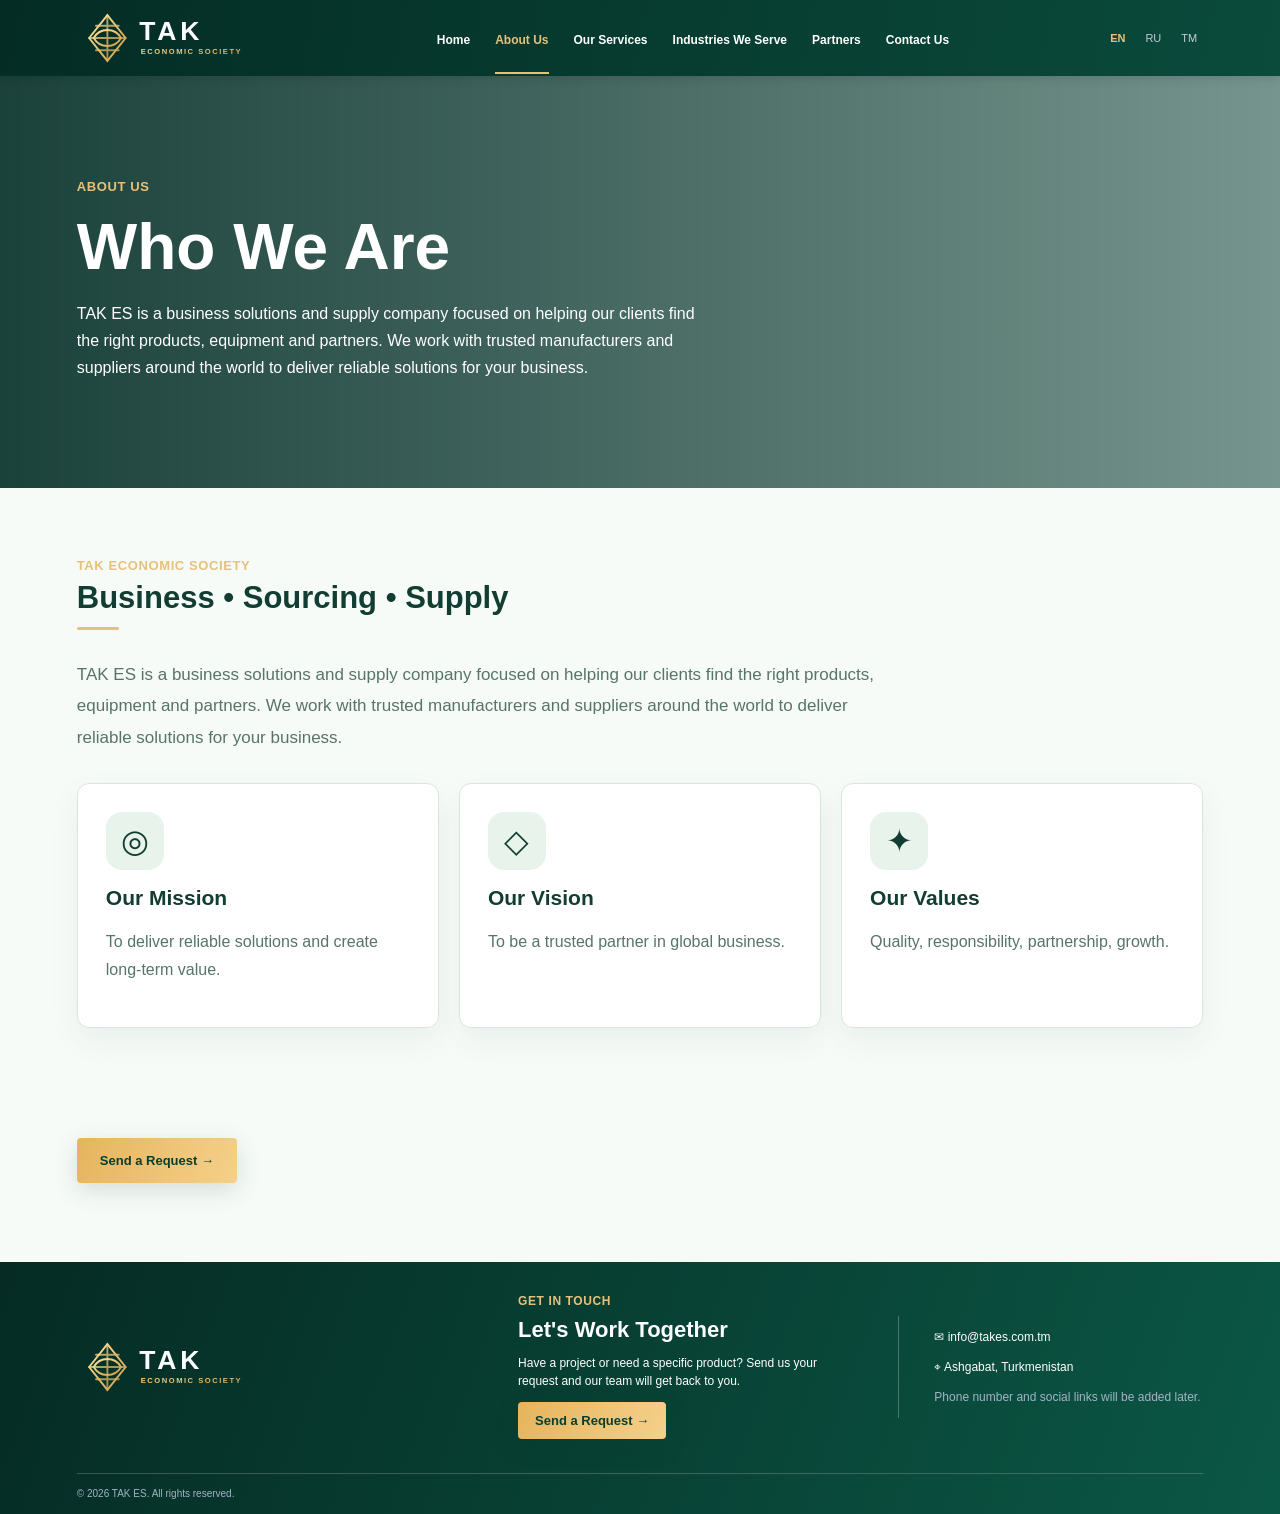
<file: about.html>
<!doctype html><html lang="en"><head><meta charset="UTF-8"><meta name="viewport" content="width=device-width,initial-scale=1"><meta name="description" content="About TAK ES — sourcing and international business solutions"><title>About Us | TAK ES</title><link rel="stylesheet" href="style.css"></head><body><header class="header"><div class="wrap nav"><a class="brand" href="index.html#home"><img class="brand-logo" src="tak-logo.svg" alt="TAK Economic Society logo"></a><button class="menu-toggle" aria-label="Toggle navigation" aria-expanded="false">☰</button><nav id="nav"><a href="index.html#home" data-i="home">Home</a><a href="about.html" class="active" data-i="about">About Us</a><a href="services.html" data-i="services">Our Services</a><a href="industries.html" data-i="industries">Industries We Serve</a><a href="partners.html" data-i="partners">Partners</a><a href="contact.html" data-i="contact">Contact Us</a></nav><div class="langs"><button data-lang="en" class="selected">EN</button><button data-lang="ru">RU</button><button data-lang="tm">TM</button></div></div></header><main><section class="about-banner"><div class="wrap"><p class="eyebrow" data-i="aboutLabel">ABOUT US</p><h1 data-i="who">Who We Are</h1><p data-i="aboutText">TAK ES is a business solutions and supply company focused on helping our clients find the right products, equipment and partners. We work with trusted manufacturers and suppliers around the world to deliver reliable solutions for your business.</p></div></section><section class="about-content"><div class="wrap"><p class="eyebrow">TAK ECONOMIC SOCIETY</p><h2>Business • Sourcing • Supply</h2><p class="intro" data-i="aboutText">TAK ES is a business solutions and supply company focused on helping our clients find the right products, equipment and partners. We work with trusted manufacturers and suppliers around the world to deliver reliable solutions for your business.</p><div class="about-cards"><article><div class="symbol">◎</div><h3 data-i="mission">Our Mission</h3><p data-i="missionText">To deliver reliable solutions and create long-term value.</p></article><article><div class="symbol">◇</div><h3 data-i="vision">Our Vision</h3><p data-i="visionText">To be a trusted partner in global business.</p></article><article><div class="symbol">✦</div><h3 data-i="values">Our Values</h3><p data-i="valuesText">Quality, responsibility, partnership, growth.</p></article></div></div></section><section class="about-cta"><div class="wrap"><a class="btn" href="contact.html" data-i="request">Send a Request →</a></div></section></main><footer id="contact"><div class="wrap footer-grid"><div class="brand"><img class="brand-logo" src="tak-logo.svg" alt="TAK Economic Society logo"></div><div><p class="eyebrow" data-i="getInTouch">GET IN TOUCH</p><h2 data-i="together">Let's Work Together</h2><p data-i="contactText">Have a project or need a specific product? Send us your request and our team will get back to you.</p><a class="btn" href="mailto:info@takes.com.tm" data-i="request">Send a Request →</a></div><div class="contact-details"><p>✉ <a href="mailto:info@takes.com.tm">info@takes.com.tm</a></p><p>⌖ Ashgabat, Turkmenistan</p><p class="muted" data-i="contactNote">Phone number and social links will be added later.</p></div></div><div class="wrap copyright">© <span id="year"></span> TAK ES. All rights reserved.</div></footer><script src="script.js"></script></body></html>
</file>
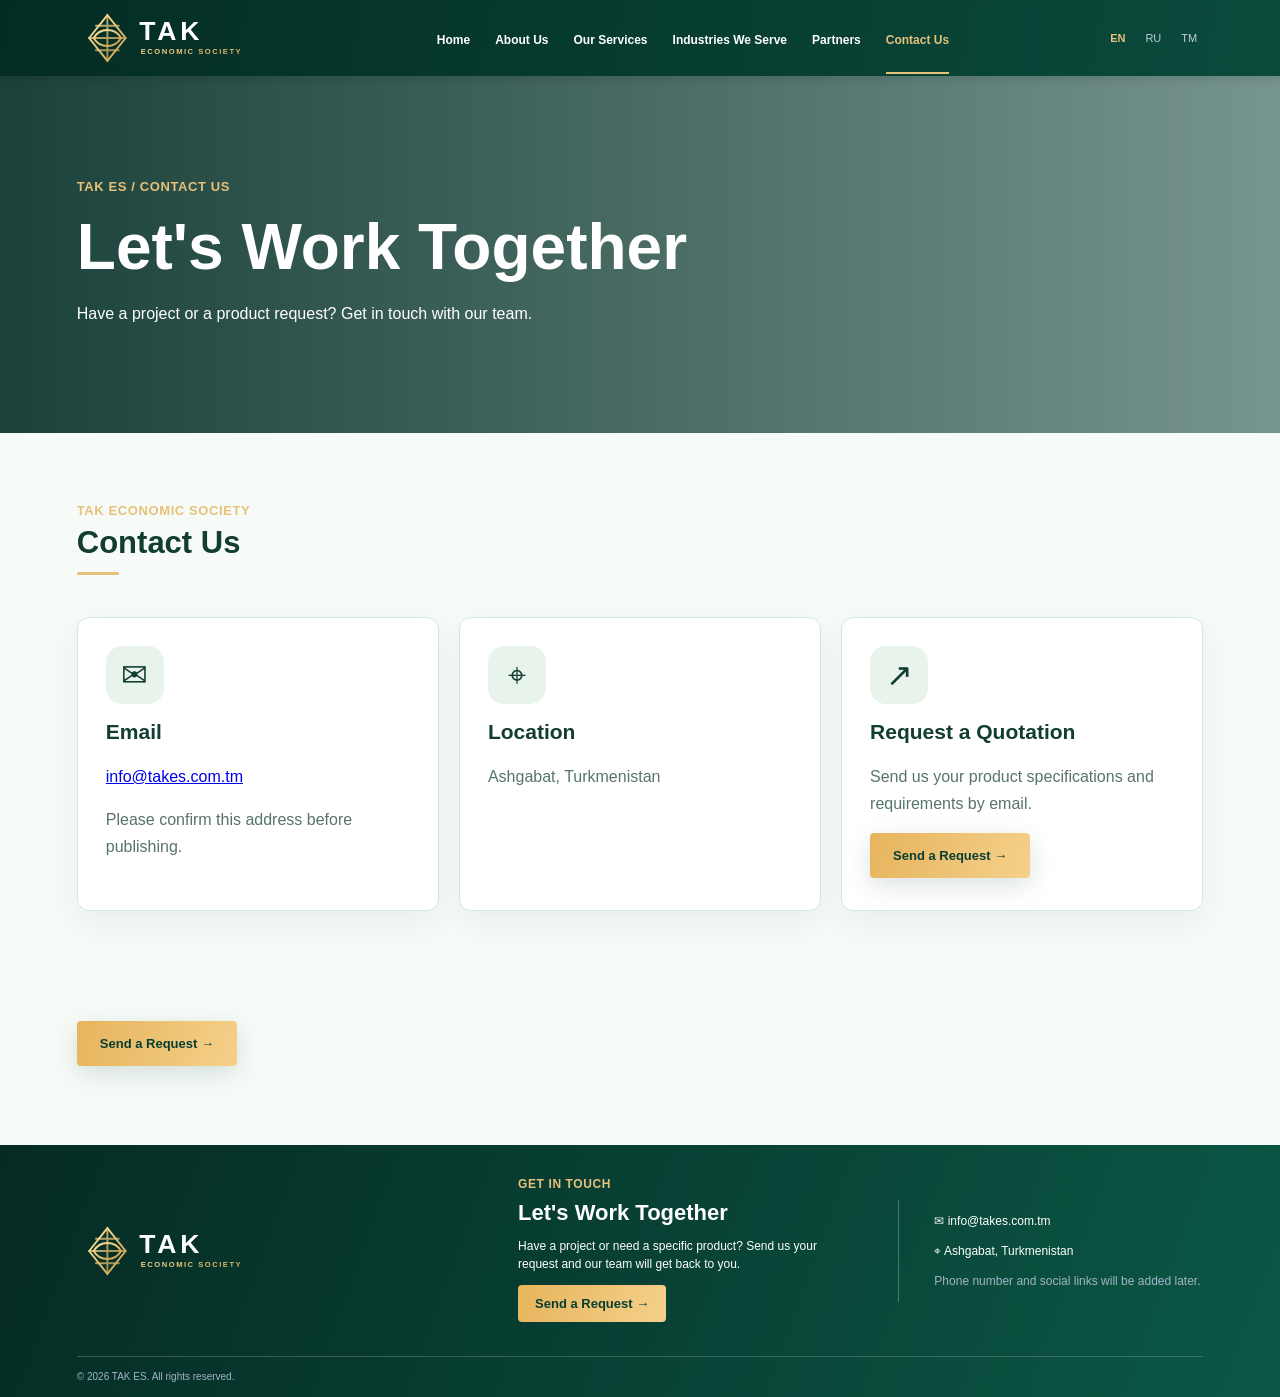
<file: contact.html>
<!doctype html><html lang="en"><head><meta charset="UTF-8"><meta name="viewport" content="width=device-width,initial-scale=1"><meta name="description" content="About TAK ES — sourcing and international business solutions"><title>Contact Us | TAK ES</title><link rel="stylesheet" href="style.css"></head><body><header class="header"><div class="wrap nav"><a class="brand" href="index.html#home"><img class="brand-logo" src="tak-logo.svg" alt="TAK Economic Society logo"></a><button class="menu-toggle" aria-label="Toggle navigation" aria-expanded="false">☰</button><nav id="nav"><a href="index.html#home" data-i="home">Home</a><a href="about.html"  data-i="about">About Us</a><a href="services.html" data-i="services">Our Services</a><a href="industries.html" data-i="industries">Industries We Serve</a><a href="partners.html" data-i="partners">Partners</a><a href="contact.html" class="active" data-i="contact">Contact Us</a></nav><div class="langs"><button data-lang="en" class="selected">EN</button><button data-lang="ru">RU</button><button data-lang="tm">TM</button></div></div></header><main><section class="about-banner"><div class="wrap"><p class="eyebrow">TAK ES / CONTACT US</p><h1>Let's Work Together</h1><p>Have a project or a product request? Get in touch with our team.</p></div></section><section class="about-content"><div class="wrap"><p class="eyebrow">TAK ECONOMIC SOCIETY</p><h2>Contact Us</h2><div class="about-cards"><article><div class="symbol">✉</div><h3>Email</h3><p><a href="mailto:info@takes.com.tm">info@takes.com.tm</a></p><p class="muted">Please confirm this address before publishing.</p></article><article><div class="symbol">⌖</div><h3>Location</h3><p>Ashgabat, Turkmenistan</p></article><article><div class="symbol">↗</div><h3>Request a Quotation</h3><p>Send us your product specifications and requirements by email.</p><a class="btn" href="mailto:info@takes.com.tm?subject=RFQ%20Request">Send a Request →</a></article></div></div></section><section class="about-cta"><div class="wrap"><a class="btn" href="contact.html" data-i="request">Send a Request →</a></div></section></main><footer id="contact"><div class="wrap footer-grid"><div class="brand"><img class="brand-logo" src="tak-logo.svg" alt="TAK Economic Society logo"></div><div><p class="eyebrow" data-i="getInTouch">GET IN TOUCH</p><h2 data-i="together">Let's Work Together</h2><p data-i="contactText">Have a project or need a specific product? Send us your request and our team will get back to you.</p><a class="btn" href="mailto:info@takes.com.tm" data-i="request">Send a Request →</a></div><div class="contact-details"><p>✉ <a href="mailto:info@takes.com.tm">info@takes.com.tm</a></p><p>⌖ Ashgabat, Turkmenistan</p><p class="muted" data-i="contactNote">Phone number and social links will be added later.</p></div></div><div class="wrap copyright">© <span id="year"></span> TAK ES. All rights reserved.</div></footer><script src="script.js"></script></body></html>
</file>
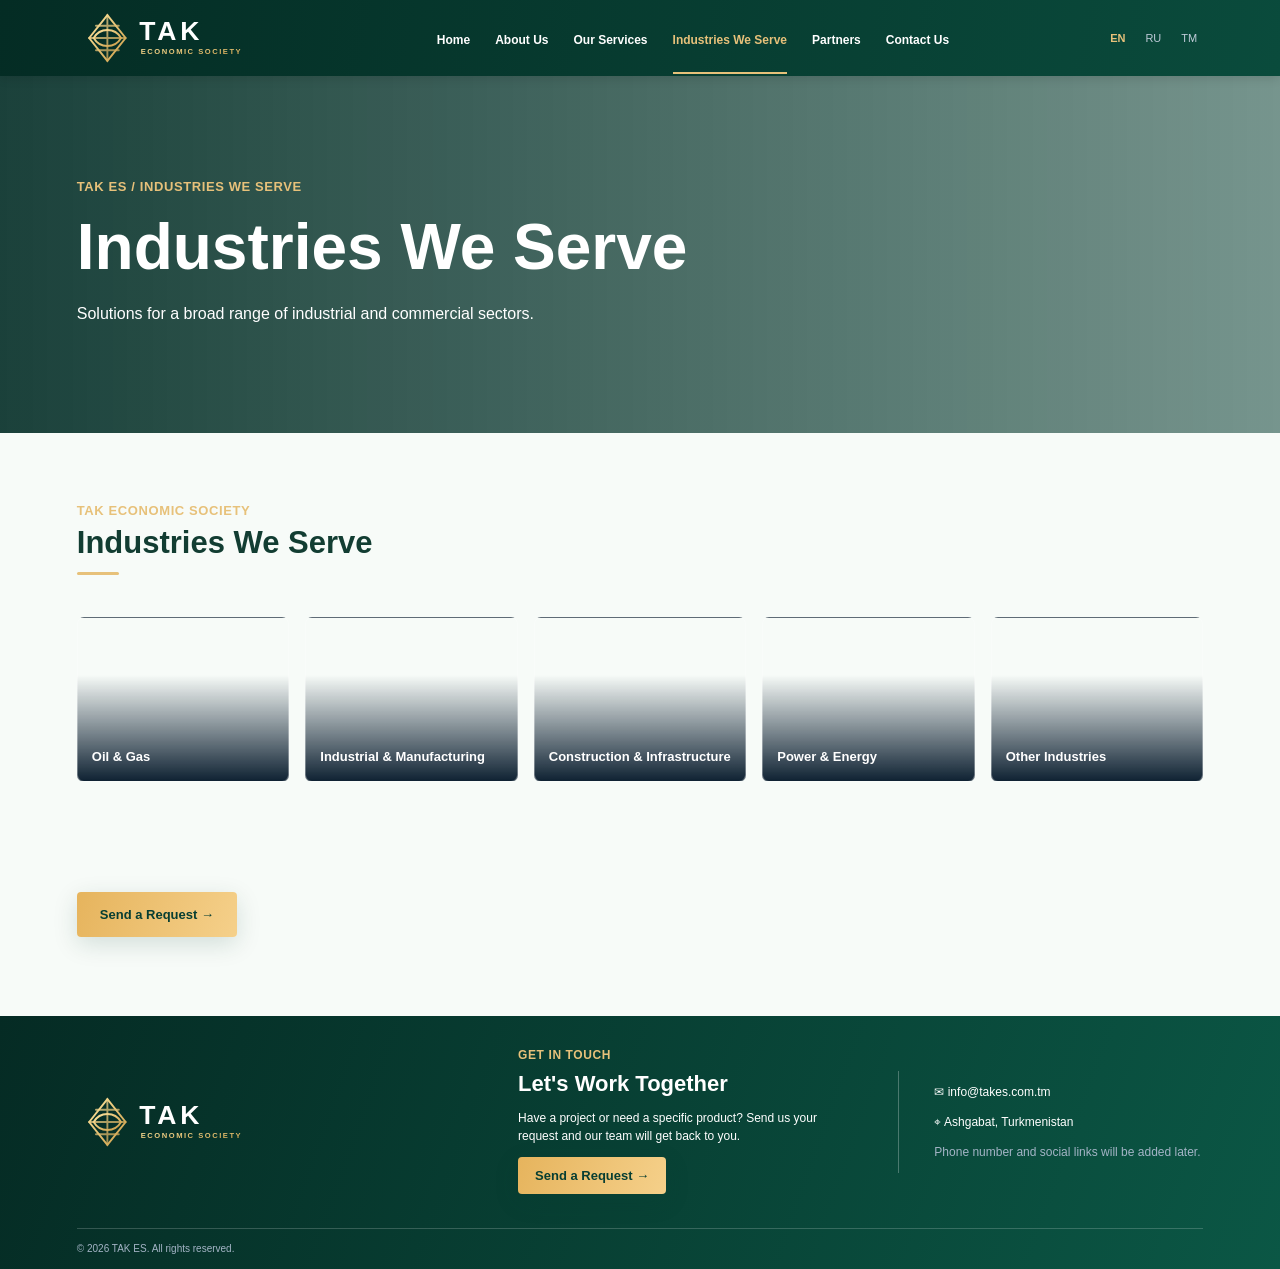
<file: industries.html>
<!doctype html><html lang="en"><head><meta charset="UTF-8"><meta name="viewport" content="width=device-width,initial-scale=1"><meta name="description" content="About TAK ES — sourcing and international business solutions"><title>Industries We Serve | TAK ES</title><link rel="stylesheet" href="style.css"></head><body><header class="header"><div class="wrap nav"><a class="brand" href="index.html#home"><img class="brand-logo" src="tak-logo.svg" alt="TAK Economic Society logo"></a><button class="menu-toggle" aria-label="Toggle navigation" aria-expanded="false">☰</button><nav id="nav"><a href="index.html#home" data-i="home">Home</a><a href="about.html"  data-i="about">About Us</a><a href="services.html" data-i="services">Our Services</a><a href="industries.html" class="active" data-i="industries">Industries We Serve</a><a href="partners.html" data-i="partners">Partners</a><a href="contact.html" data-i="contact">Contact Us</a></nav><div class="langs"><button data-lang="en" class="selected">EN</button><button data-lang="ru">RU</button><button data-lang="tm">TM</button></div></div></header><main><section class="about-banner"><div class="wrap"><p class="eyebrow">TAK ES / INDUSTRIES WE SERVE</p><h1>Industries We Serve</h1><p>Solutions for a broad range of industrial and commercial sectors.</p></div></section><section class="about-content"><div class="wrap"><p class="eyebrow">TAK ECONOMIC SOCIETY</p><h2>Industries We Serve</h2><div class="industry-grid inner-industries"><article style="--photo:url('https://images.unsplash.com/photo-1516937941344-00b4e0337589?w=800&q=80')"><span data-i="i1">Oil & Gas</span></article><article style="--photo:url('https://images.unsplash.com/photo-1565514020179-026b92b84bb6?w=800&q=80')"><span data-i="i2">Industrial & Manufacturing</span></article><article style="--photo:url('https://images.unsplash.com/photo-1486406146926-c627a92ad1ab?w=800&q=80')"><span data-i="i3">Construction & Infrastructure</span></article><article style="--photo:url('https://images.unsplash.com/photo-1473341304170-971dccb5ac1e?w=800&q=80')"><span data-i="i4">Power & Energy</span></article><article style="--photo:url('https://images.unsplash.com/photo-1586528116311-ad8dd3c8310d?w=800&q=80')"><span data-i="i5">Other Industries</span></article></div></div></section><section class="about-cta"><div class="wrap"><a class="btn" href="contact.html" data-i="request">Send a Request →</a></div></section></main><footer id="contact"><div class="wrap footer-grid"><div class="brand"><img class="brand-logo" src="tak-logo.svg" alt="TAK Economic Society logo"></div><div><p class="eyebrow" data-i="getInTouch">GET IN TOUCH</p><h2 data-i="together">Let's Work Together</h2><p data-i="contactText">Have a project or need a specific product? Send us your request and our team will get back to you.</p><a class="btn" href="mailto:info@takes.com.tm" data-i="request">Send a Request →</a></div><div class="contact-details"><p>✉ <a href="mailto:info@takes.com.tm">info@takes.com.tm</a></p><p>⌖ Ashgabat, Turkmenistan</p><p class="muted" data-i="contactNote">Phone number and social links will be added later.</p></div></div><div class="wrap copyright">© <span id="year"></span> TAK ES. All rights reserved.</div></footer><script src="script.js"></script></body></html>
</file>
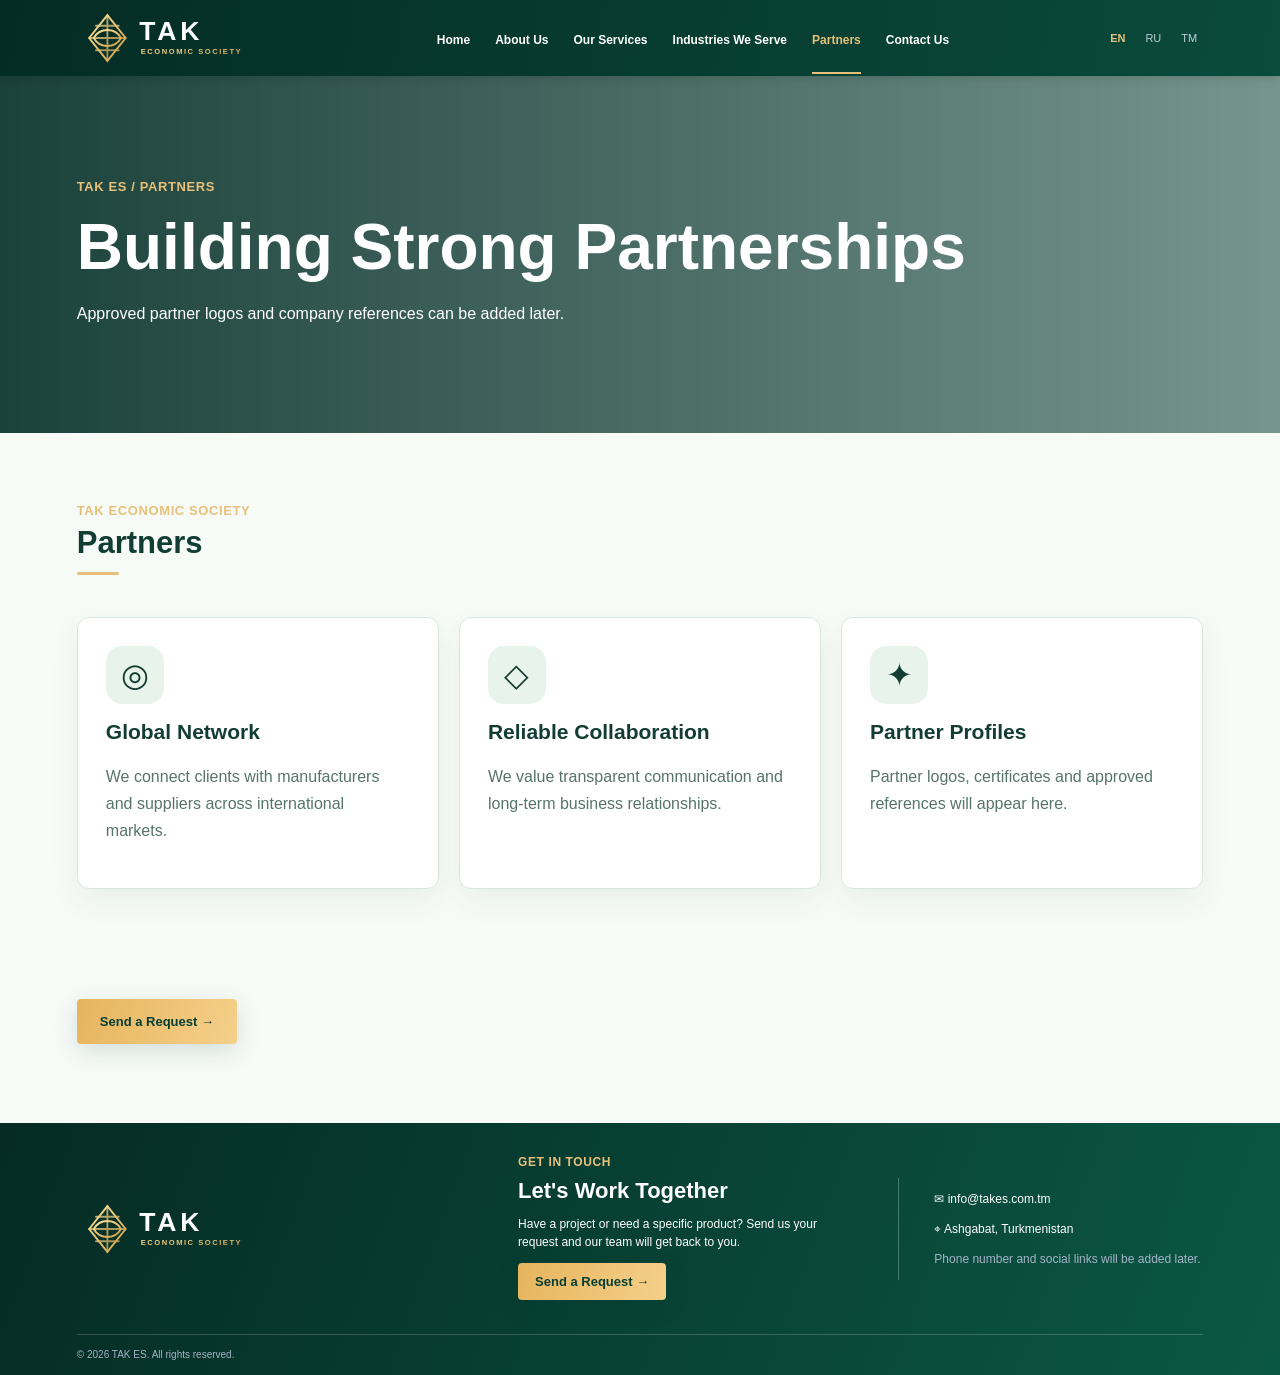
<file: partners.html>
<!doctype html><html lang="en"><head><meta charset="UTF-8"><meta name="viewport" content="width=device-width,initial-scale=1"><meta name="description" content="About TAK ES — sourcing and international business solutions"><title>Partners | TAK ES</title><link rel="stylesheet" href="style.css"></head><body><header class="header"><div class="wrap nav"><a class="brand" href="index.html#home"><img class="brand-logo" src="tak-logo.svg" alt="TAK Economic Society logo"></a><button class="menu-toggle" aria-label="Toggle navigation" aria-expanded="false">☰</button><nav id="nav"><a href="index.html#home" data-i="home">Home</a><a href="about.html"  data-i="about">About Us</a><a href="services.html" data-i="services">Our Services</a><a href="industries.html" data-i="industries">Industries We Serve</a><a href="partners.html" class="active" data-i="partners">Partners</a><a href="contact.html" data-i="contact">Contact Us</a></nav><div class="langs"><button data-lang="en" class="selected">EN</button><button data-lang="ru">RU</button><button data-lang="tm">TM</button></div></div></header><main><section class="about-banner"><div class="wrap"><p class="eyebrow">TAK ES / PARTNERS</p><h1>Building Strong Partnerships</h1><p>Approved partner logos and company references can be added later.</p></div></section><section class="about-content"><div class="wrap"><p class="eyebrow">TAK ECONOMIC SOCIETY</p><h2>Partners</h2><div class="about-cards"><article><div class="symbol">◎</div><h3>Global Network</h3><p>We connect clients with manufacturers and suppliers across international markets.</p></article><article><div class="symbol">◇</div><h3>Reliable Collaboration</h3><p>We value transparent communication and long-term business relationships.</p></article><article><div class="symbol">✦</div><h3>Partner Profiles</h3><p>Partner logos, certificates and approved references will appear here.</p></article></div></div></section><section class="about-cta"><div class="wrap"><a class="btn" href="contact.html" data-i="request">Send a Request →</a></div></section></main><footer id="contact"><div class="wrap footer-grid"><div class="brand"><img class="brand-logo" src="tak-logo.svg" alt="TAK Economic Society logo"></div><div><p class="eyebrow" data-i="getInTouch">GET IN TOUCH</p><h2 data-i="together">Let's Work Together</h2><p data-i="contactText">Have a project or need a specific product? Send us your request and our team will get back to you.</p><a class="btn" href="mailto:info@takes.com.tm" data-i="request">Send a Request →</a></div><div class="contact-details"><p>✉ <a href="mailto:info@takes.com.tm">info@takes.com.tm</a></p><p>⌖ Ashgabat, Turkmenistan</p><p class="muted" data-i="contactNote">Phone number and social links will be added later.</p></div></div><div class="wrap copyright">© <span id="year"></span> TAK ES. All rights reserved.</div></footer><script src="script.js"></script></body></html>
</file>
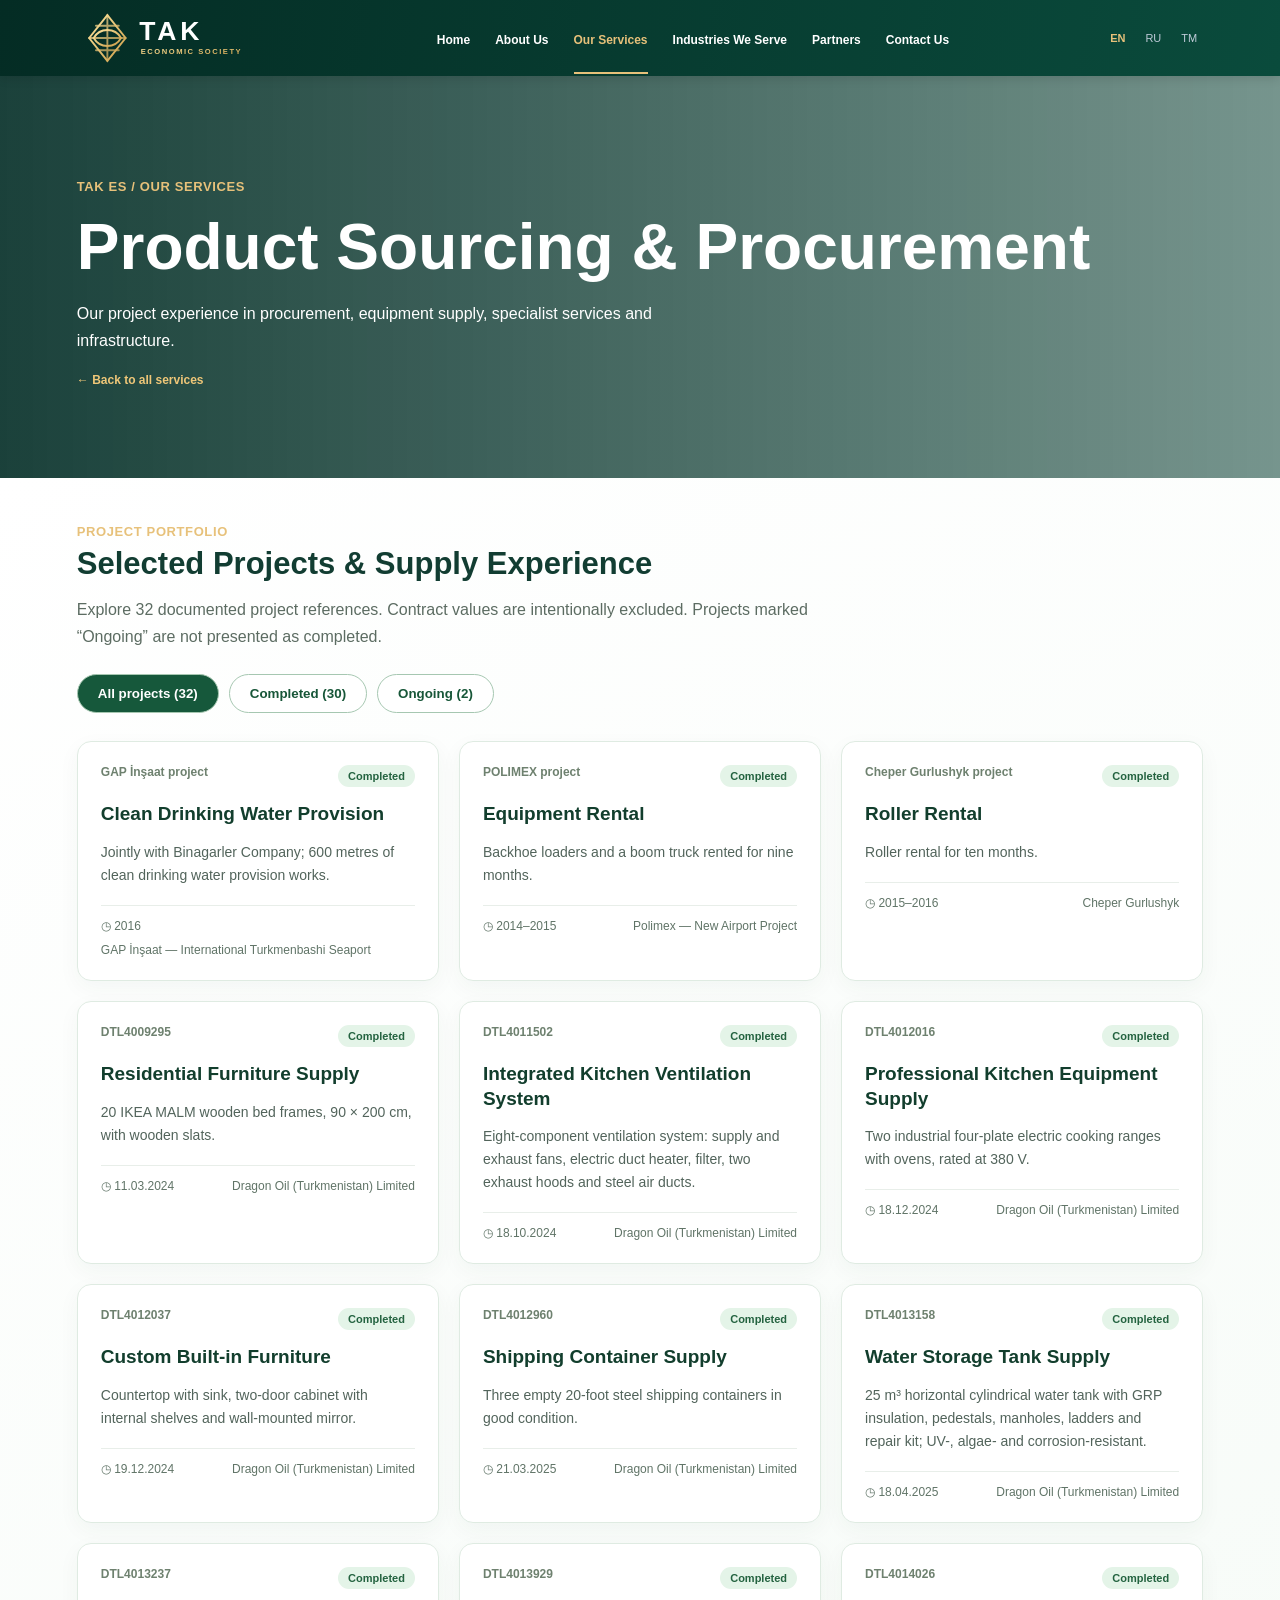
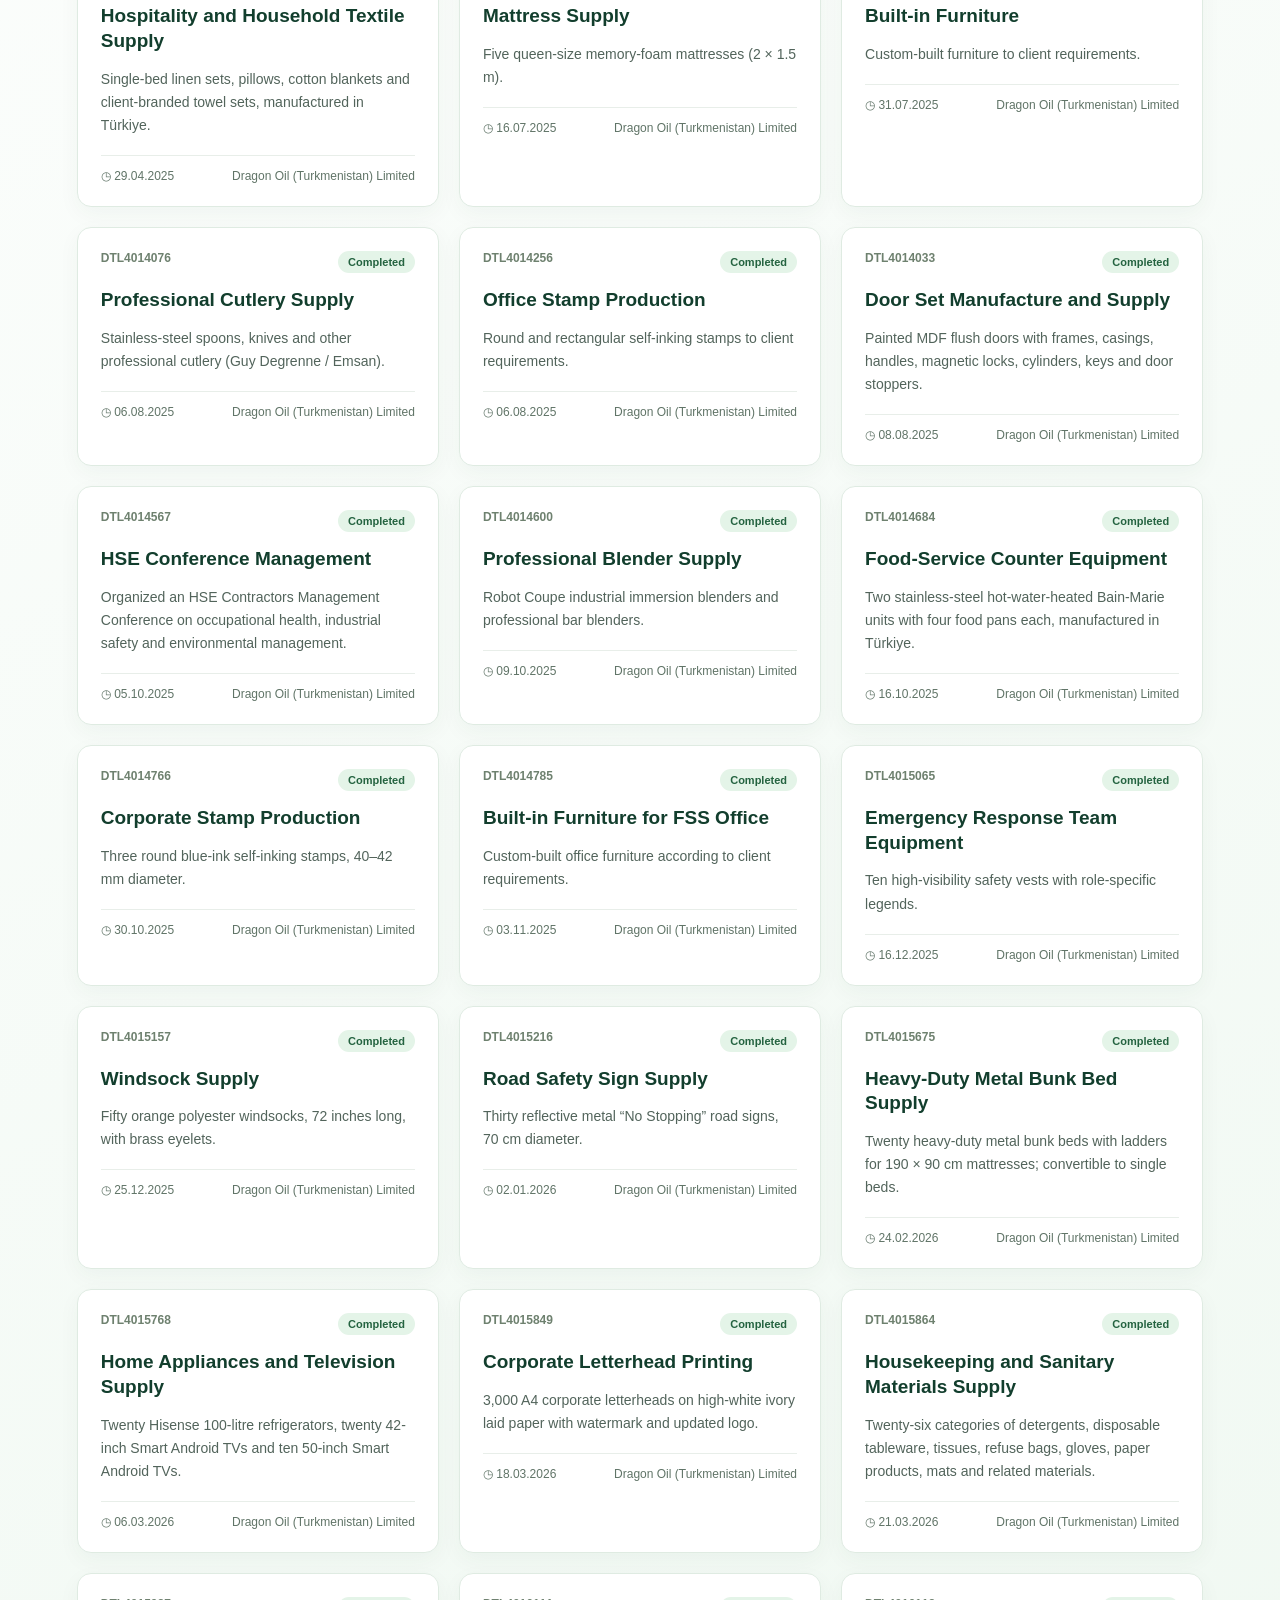
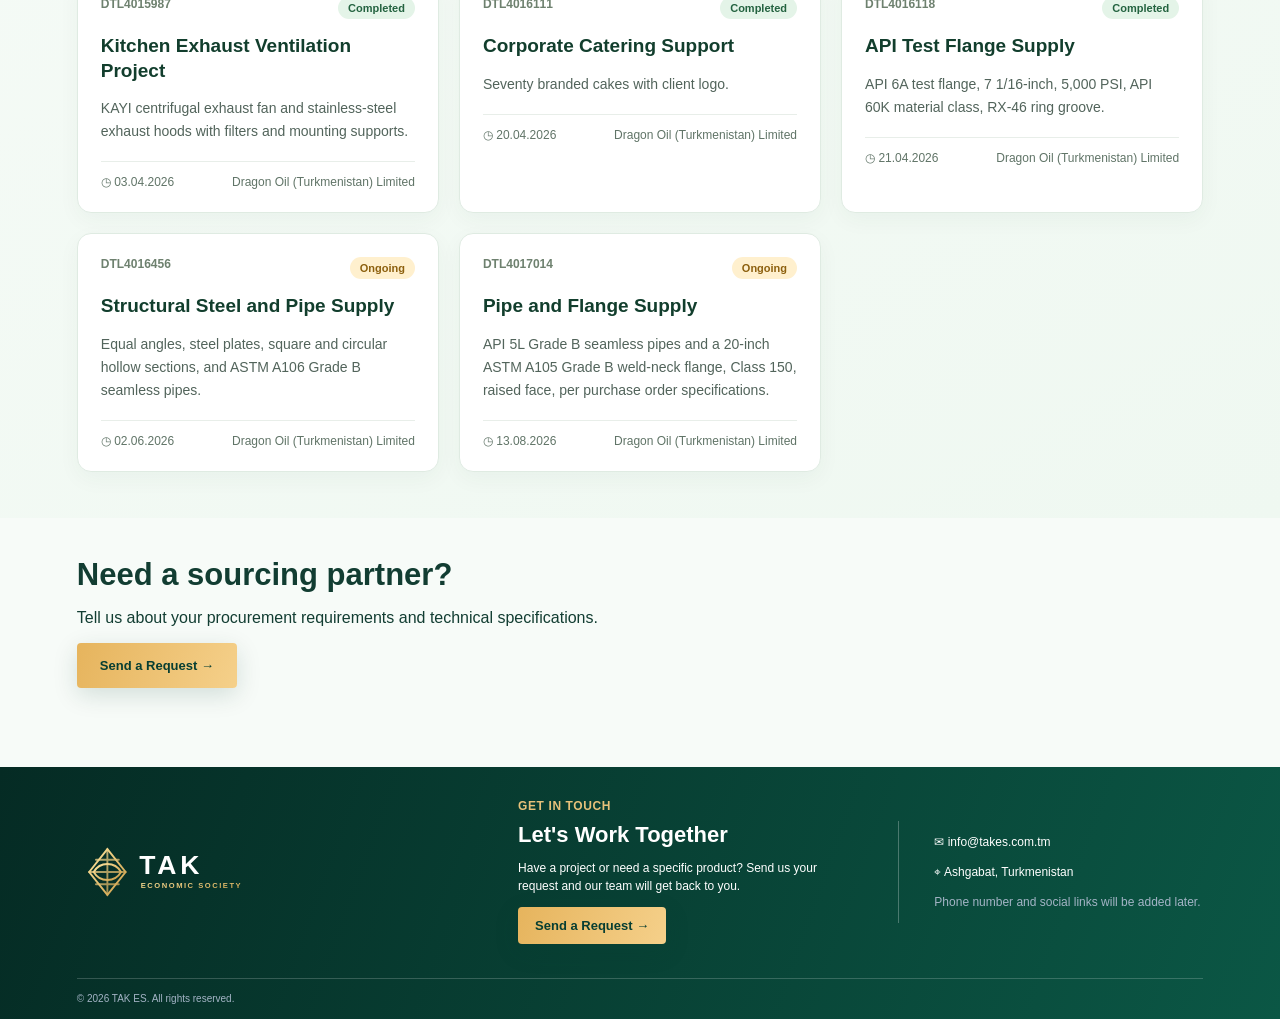
<file: procurement.html>
<!doctype html><html lang="en"><head><meta charset="UTF-8"><meta name="viewport" content="width=device-width,initial-scale=1"><meta name="description" content="About TAK ES — sourcing and international business solutions"><title>Product Sourcing & Procurement | TAK ES</title><link rel="stylesheet" href="style.css"></head><body><header class="header"><div class="wrap nav"><a class="brand" href="index.html#home"><img class="brand-logo" src="tak-logo.svg" alt="TAK Economic Society logo"></a><button class="menu-toggle" aria-label="Toggle navigation" aria-expanded="false">☰</button><nav id="nav"><a href="index.html#home" data-i="home">Home</a><a href="about.html"  data-i="about">About Us</a><a href="services.html" class="active" data-i="services">Our Services</a><a href="industries.html" data-i="industries">Industries We Serve</a><a href="partners.html" data-i="partners">Partners</a><a href="contact.html" data-i="contact">Contact Us</a></nav><div class="langs"><button data-lang="en" class="selected">EN</button><button data-lang="ru">RU</button><button data-lang="tm">TM</button></div></div></header><main><section class="about-banner"><div class="wrap"><p class="eyebrow">TAK ES / OUR SERVICES</p><h1>Product Sourcing &amp; Procurement</h1><p>Our project experience in procurement, equipment supply, specialist services and infrastructure.</p><a class="text-link" href="services.html" style="color:#efc778">← Back to all services</a></div></section><section class="section"><div class="wrap"><p class="eyebrow">PROJECT PORTFOLIO</p><h2>Selected Projects &amp; Supply Experience</h2><p class="portfolio-intro">Explore 32 documented project references. Contract values are intentionally excluded. Projects marked “Ongoing” are not presented as completed.</p><div class="project-filters"><button class="project-filter selected" data-filter="all">All projects (32)</button><button class="project-filter" data-filter="completed">Completed (30)</button><button class="project-filter" data-filter="ongoing">Ongoing (2)</button></div><div class="project-grid"><article class="project-card" data-status="completed"><div class="project-top"><span class="project-ref">GAP İnşaat project</span><span class="project-status completed">Completed</span></div><h3>Clean Drinking Water Provision</h3><p>Jointly with Binagarler Company; 600 metres of clean drinking water provision works.</p><div class="project-meta"><span>◷ 2016</span><span>GAP İnşaat — International Turkmenbashi Seaport</span></div></article><article class="project-card" data-status="completed"><div class="project-top"><span class="project-ref">POLIMEX project</span><span class="project-status completed">Completed</span></div><h3>Equipment Rental</h3><p>Backhoe loaders and a boom truck rented for nine months.</p><div class="project-meta"><span>◷ 2014–2015</span><span>Polimex — New Airport Project</span></div></article><article class="project-card" data-status="completed"><div class="project-top"><span class="project-ref">Cheper Gurlushyk project</span><span class="project-status completed">Completed</span></div><h3>Roller Rental</h3><p>Roller rental for ten months.</p><div class="project-meta"><span>◷ 2015–2016</span><span>Cheper Gurlushyk</span></div></article><article class="project-card" data-status="completed"><div class="project-top"><span class="project-ref">DTL4009295</span><span class="project-status completed">Completed</span></div><h3>Residential Furniture Supply</h3><p>20 IKEA MALM wooden bed frames, 90 × 200 cm, with wooden slats.</p><div class="project-meta"><span>◷ 11.03.2024</span><span>Dragon Oil (Turkmenistan) Limited</span></div></article><article class="project-card" data-status="completed"><div class="project-top"><span class="project-ref">DTL4011502</span><span class="project-status completed">Completed</span></div><h3>Integrated Kitchen Ventilation System</h3><p>Eight-component ventilation system: supply and exhaust fans, electric duct heater, filter, two exhaust hoods and steel air ducts.</p><div class="project-meta"><span>◷ 18.10.2024</span><span>Dragon Oil (Turkmenistan) Limited</span></div></article><article class="project-card" data-status="completed"><div class="project-top"><span class="project-ref">DTL4012016</span><span class="project-status completed">Completed</span></div><h3>Professional Kitchen Equipment Supply</h3><p>Two industrial four-plate electric cooking ranges with ovens, rated at 380 V.</p><div class="project-meta"><span>◷ 18.12.2024</span><span>Dragon Oil (Turkmenistan) Limited</span></div></article><article class="project-card" data-status="completed"><div class="project-top"><span class="project-ref">DTL4012037</span><span class="project-status completed">Completed</span></div><h3>Custom Built-in Furniture</h3><p>Countertop with sink, two-door cabinet with internal shelves and wall-mounted mirror.</p><div class="project-meta"><span>◷ 19.12.2024</span><span>Dragon Oil (Turkmenistan) Limited</span></div></article><article class="project-card" data-status="completed"><div class="project-top"><span class="project-ref">DTL4012960</span><span class="project-status completed">Completed</span></div><h3>Shipping Container Supply</h3><p>Three empty 20-foot steel shipping containers in good condition.</p><div class="project-meta"><span>◷ 21.03.2025</span><span>Dragon Oil (Turkmenistan) Limited</span></div></article><article class="project-card" data-status="completed"><div class="project-top"><span class="project-ref">DTL4013158</span><span class="project-status completed">Completed</span></div><h3>Water Storage Tank Supply</h3><p>25 m³ horizontal cylindrical water tank with GRP insulation, pedestals, manholes, ladders and repair kit; UV-, algae- and corrosion-resistant.</p><div class="project-meta"><span>◷ 18.04.2025</span><span>Dragon Oil (Turkmenistan) Limited</span></div></article><article class="project-card" data-status="completed"><div class="project-top"><span class="project-ref">DTL4013237</span><span class="project-status completed">Completed</span></div><h3>Hospitality and Household Textile Supply</h3><p>Single-bed linen sets, pillows, cotton blankets and client-branded towel sets, manufactured in Türkiye.</p><div class="project-meta"><span>◷ 29.04.2025</span><span>Dragon Oil (Turkmenistan) Limited</span></div></article><article class="project-card" data-status="completed"><div class="project-top"><span class="project-ref">DTL4013929</span><span class="project-status completed">Completed</span></div><h3>Mattress Supply</h3><p>Five queen-size memory-foam mattresses (2 × 1.5 m).</p><div class="project-meta"><span>◷ 16.07.2025</span><span>Dragon Oil (Turkmenistan) Limited</span></div></article><article class="project-card" data-status="completed"><div class="project-top"><span class="project-ref">DTL4014026</span><span class="project-status completed">Completed</span></div><h3>Built-in Furniture</h3><p>Custom-built furniture to client requirements.</p><div class="project-meta"><span>◷ 31.07.2025</span><span>Dragon Oil (Turkmenistan) Limited</span></div></article><article class="project-card" data-status="completed"><div class="project-top"><span class="project-ref">DTL4014076</span><span class="project-status completed">Completed</span></div><h3>Professional Cutlery Supply</h3><p>Stainless-steel spoons, knives and other professional cutlery (Guy Degrenne / Emsan).</p><div class="project-meta"><span>◷ 06.08.2025</span><span>Dragon Oil (Turkmenistan) Limited</span></div></article><article class="project-card" data-status="completed"><div class="project-top"><span class="project-ref">DTL4014256</span><span class="project-status completed">Completed</span></div><h3>Office Stamp Production</h3><p>Round and rectangular self-inking stamps to client requirements.</p><div class="project-meta"><span>◷ 06.08.2025</span><span>Dragon Oil (Turkmenistan) Limited</span></div></article><article class="project-card" data-status="completed"><div class="project-top"><span class="project-ref">DTL4014033</span><span class="project-status completed">Completed</span></div><h3>Door Set Manufacture and Supply</h3><p>Painted MDF flush doors with frames, casings, handles, magnetic locks, cylinders, keys and door stoppers.</p><div class="project-meta"><span>◷ 08.08.2025</span><span>Dragon Oil (Turkmenistan) Limited</span></div></article><article class="project-card" data-status="completed"><div class="project-top"><span class="project-ref">DTL4014567</span><span class="project-status completed">Completed</span></div><h3>HSE Conference Management</h3><p>Organized an HSE Contractors Management Conference on occupational health, industrial safety and environmental management.</p><div class="project-meta"><span>◷ 05.10.2025</span><span>Dragon Oil (Turkmenistan) Limited</span></div></article><article class="project-card" data-status="completed"><div class="project-top"><span class="project-ref">DTL4014600</span><span class="project-status completed">Completed</span></div><h3>Professional Blender Supply</h3><p>Robot Coupe industrial immersion blenders and professional bar blenders.</p><div class="project-meta"><span>◷ 09.10.2025</span><span>Dragon Oil (Turkmenistan) Limited</span></div></article><article class="project-card" data-status="completed"><div class="project-top"><span class="project-ref">DTL4014684</span><span class="project-status completed">Completed</span></div><h3>Food-Service Counter Equipment</h3><p>Two stainless-steel hot-water-heated Bain-Marie units with four food pans each, manufactured in Türkiye.</p><div class="project-meta"><span>◷ 16.10.2025</span><span>Dragon Oil (Turkmenistan) Limited</span></div></article><article class="project-card" data-status="completed"><div class="project-top"><span class="project-ref">DTL4014766</span><span class="project-status completed">Completed</span></div><h3>Corporate Stamp Production</h3><p>Three round blue-ink self-inking stamps, 40–42 mm diameter.</p><div class="project-meta"><span>◷ 30.10.2025</span><span>Dragon Oil (Turkmenistan) Limited</span></div></article><article class="project-card" data-status="completed"><div class="project-top"><span class="project-ref">DTL4014785</span><span class="project-status completed">Completed</span></div><h3>Built-in Furniture for FSS Office</h3><p>Custom-built office furniture according to client requirements.</p><div class="project-meta"><span>◷ 03.11.2025</span><span>Dragon Oil (Turkmenistan) Limited</span></div></article><article class="project-card" data-status="completed"><div class="project-top"><span class="project-ref">DTL4015065</span><span class="project-status completed">Completed</span></div><h3>Emergency Response Team Equipment</h3><p>Ten high-visibility safety vests with role-specific legends.</p><div class="project-meta"><span>◷ 16.12.2025</span><span>Dragon Oil (Turkmenistan) Limited</span></div></article><article class="project-card" data-status="completed"><div class="project-top"><span class="project-ref">DTL4015157</span><span class="project-status completed">Completed</span></div><h3>Windsock Supply</h3><p>Fifty orange polyester windsocks, 72 inches long, with brass eyelets.</p><div class="project-meta"><span>◷ 25.12.2025</span><span>Dragon Oil (Turkmenistan) Limited</span></div></article><article class="project-card" data-status="completed"><div class="project-top"><span class="project-ref">DTL4015216</span><span class="project-status completed">Completed</span></div><h3>Road Safety Sign Supply</h3><p>Thirty reflective metal “No Stopping” road signs, 70 cm diameter.</p><div class="project-meta"><span>◷ 02.01.2026</span><span>Dragon Oil (Turkmenistan) Limited</span></div></article><article class="project-card" data-status="completed"><div class="project-top"><span class="project-ref">DTL4015675</span><span class="project-status completed">Completed</span></div><h3>Heavy-Duty Metal Bunk Bed Supply</h3><p>Twenty heavy-duty metal bunk beds with ladders for 190 × 90 cm mattresses; convertible to single beds.</p><div class="project-meta"><span>◷ 24.02.2026</span><span>Dragon Oil (Turkmenistan) Limited</span></div></article><article class="project-card" data-status="completed"><div class="project-top"><span class="project-ref">DTL4015768</span><span class="project-status completed">Completed</span></div><h3>Home Appliances and Television Supply</h3><p>Twenty Hisense 100-litre refrigerators, twenty 42-inch Smart Android TVs and ten 50-inch Smart Android TVs.</p><div class="project-meta"><span>◷ 06.03.2026</span><span>Dragon Oil (Turkmenistan) Limited</span></div></article><article class="project-card" data-status="completed"><div class="project-top"><span class="project-ref">DTL4015849</span><span class="project-status completed">Completed</span></div><h3>Corporate Letterhead Printing</h3><p>3,000 A4 corporate letterheads on high-white ivory laid paper with watermark and updated logo.</p><div class="project-meta"><span>◷ 18.03.2026</span><span>Dragon Oil (Turkmenistan) Limited</span></div></article><article class="project-card" data-status="completed"><div class="project-top"><span class="project-ref">DTL4015864</span><span class="project-status completed">Completed</span></div><h3>Housekeeping and Sanitary Materials Supply</h3><p>Twenty-six categories of detergents, disposable tableware, tissues, refuse bags, gloves, paper products, mats and related materials.</p><div class="project-meta"><span>◷ 21.03.2026</span><span>Dragon Oil (Turkmenistan) Limited</span></div></article><article class="project-card" data-status="completed"><div class="project-top"><span class="project-ref">DTL4015987</span><span class="project-status completed">Completed</span></div><h3>Kitchen Exhaust Ventilation Project</h3><p>KAYI centrifugal exhaust fan and stainless-steel exhaust hoods with filters and mounting supports.</p><div class="project-meta"><span>◷ 03.04.2026</span><span>Dragon Oil (Turkmenistan) Limited</span></div></article><article class="project-card" data-status="completed"><div class="project-top"><span class="project-ref">DTL4016111</span><span class="project-status completed">Completed</span></div><h3>Corporate Catering Support</h3><p>Seventy branded cakes with client logo.</p><div class="project-meta"><span>◷ 20.04.2026</span><span>Dragon Oil (Turkmenistan) Limited</span></div></article><article class="project-card" data-status="completed"><div class="project-top"><span class="project-ref">DTL4016118</span><span class="project-status completed">Completed</span></div><h3>API Test Flange Supply</h3><p>API 6A test flange, 7 1/16-inch, 5,000 PSI, API 60K material class, RX-46 ring groove.</p><div class="project-meta"><span>◷ 21.04.2026</span><span>Dragon Oil (Turkmenistan) Limited</span></div></article><article class="project-card" data-status="ongoing"><div class="project-top"><span class="project-ref">DTL4016456</span><span class="project-status ongoing">Ongoing</span></div><h3>Structural Steel and Pipe Supply</h3><p>Equal angles, steel plates, square and circular hollow sections, and ASTM A106 Grade B seamless pipes.</p><div class="project-meta"><span>◷ 02.06.2026</span><span>Dragon Oil (Turkmenistan) Limited</span></div></article><article class="project-card" data-status="ongoing"><div class="project-top"><span class="project-ref">DTL4017014</span><span class="project-status ongoing">Ongoing</span></div><h3>Pipe and Flange Supply</h3><p>API 5L Grade B seamless pipes and a 20-inch ASTM A105 Grade B weld-neck flange, Class 150, raised face, per purchase order specifications.</p><div class="project-meta"><span>◷ 13.08.2026</span><span>Dragon Oil (Turkmenistan) Limited</span></div></article></div></div></section><section class="about-cta"><div class="wrap"><h2>Need a sourcing partner?</h2><p>Tell us about your procurement requirements and technical specifications.</p><a class="btn" href="contact.html">Send a Request →</a></div></section></main><footer id="contact"><div class="wrap footer-grid"><div class="brand"><img class="brand-logo" src="tak-logo.svg" alt="TAK Economic Society logo"></div><div><p class="eyebrow" data-i="getInTouch">GET IN TOUCH</p><h2 data-i="together">Let's Work Together</h2><p data-i="contactText">Have a project or need a specific product? Send us your request and our team will get back to you.</p><a class="btn" href="mailto:info@takes.com.tm" data-i="request">Send a Request →</a></div><div class="contact-details"><p>✉ <a href="mailto:info@takes.com.tm">info@takes.com.tm</a></p><p>⌖ Ashgabat, Turkmenistan</p><p class="muted" data-i="contactNote">Phone number and social links will be added later.</p></div></div><div class="wrap copyright">© <span id="year"></span> TAK ES. All rights reserved.</div></footer><script src="script.js"></script><script src="procurement.js"></script></body></html>
</file>
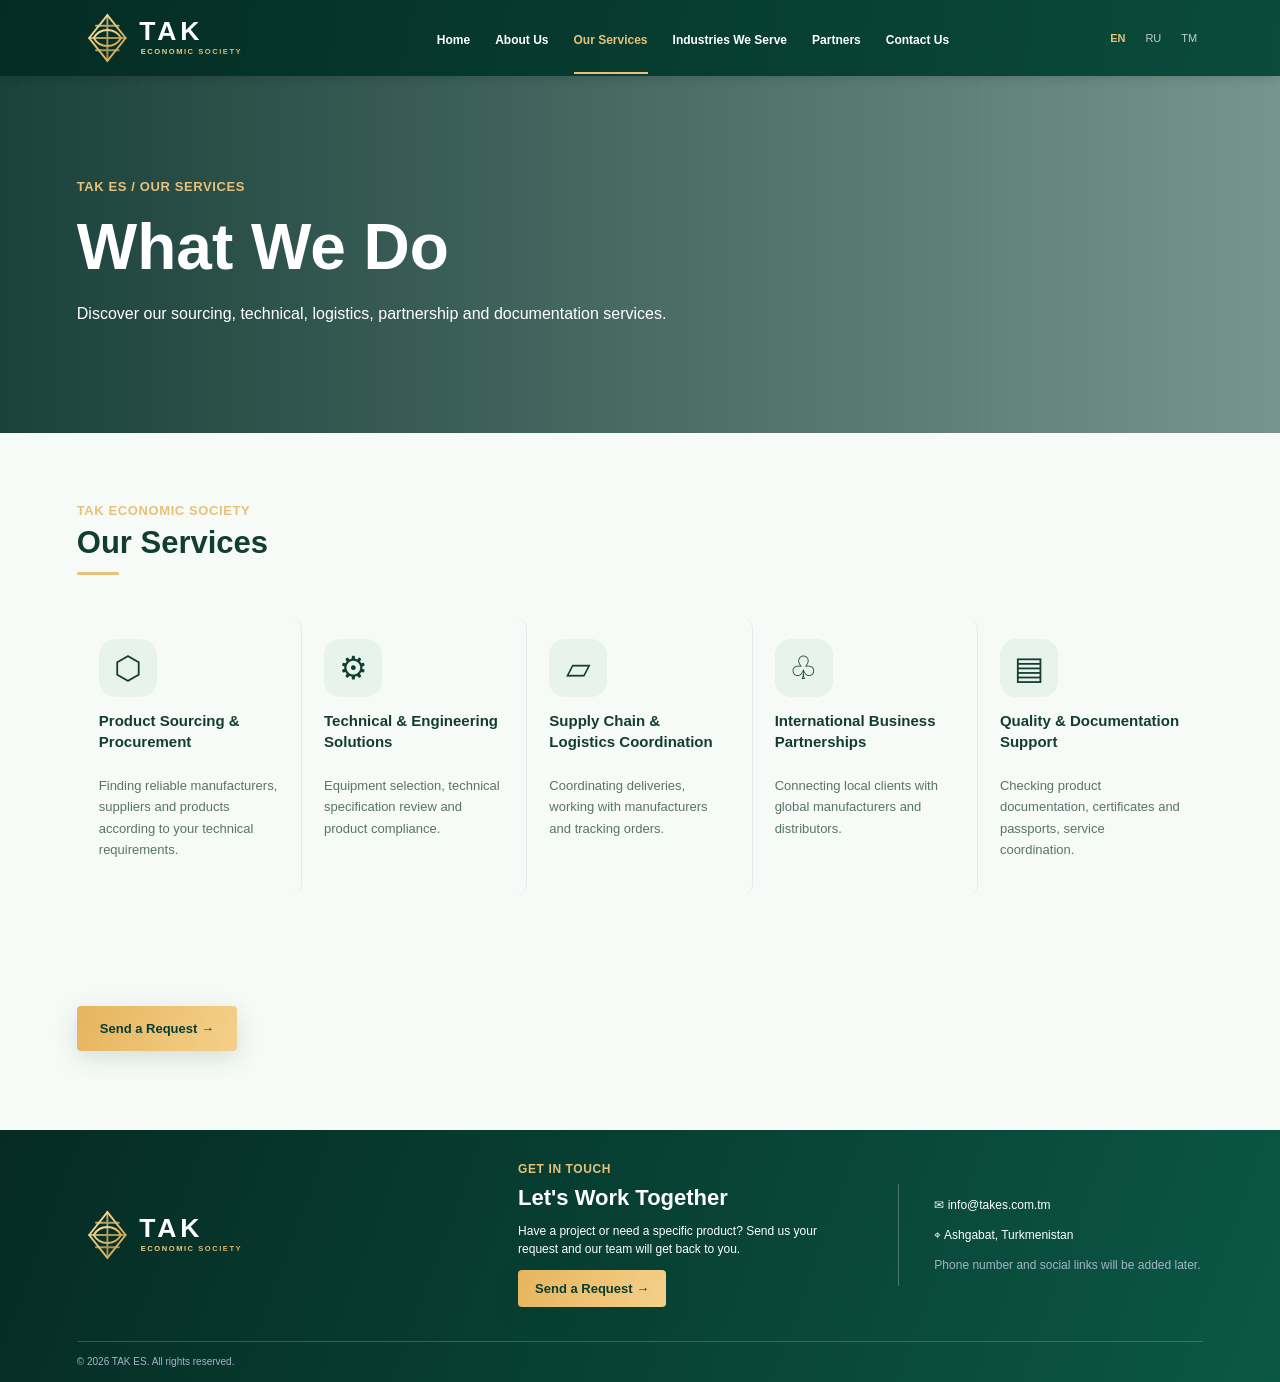
<file: services.html>
<!doctype html><html lang="en"><head><meta charset="UTF-8"><meta name="viewport" content="width=device-width,initial-scale=1"><meta name="description" content="About TAK ES — sourcing and international business solutions"><title>Our Services | TAK ES</title><link rel="stylesheet" href="style.css"></head><body><header class="header"><div class="wrap nav"><a class="brand" href="index.html#home"><img class="brand-logo" src="tak-logo.svg" alt="TAK Economic Society logo"></a><button class="menu-toggle" aria-label="Toggle navigation" aria-expanded="false">☰</button><nav id="nav"><a href="index.html#home" data-i="home">Home</a><a href="about.html"  data-i="about">About Us</a><a href="services.html" class="active" data-i="services">Our Services</a><a href="industries.html" data-i="industries">Industries We Serve</a><a href="partners.html" data-i="partners">Partners</a><a href="contact.html" data-i="contact">Contact Us</a></nav><div class="langs"><button data-lang="en" class="selected">EN</button><button data-lang="ru">RU</button><button data-lang="tm">TM</button></div></div></header><main><section class="about-banner"><div class="wrap"><p class="eyebrow">TAK ES / OUR SERVICES</p><h1>What We Do</h1><p>Discover our sourcing, technical, logistics, partnership and documentation services.</p></div></section><section class="about-content"><div class="wrap"><p class="eyebrow">TAK ECONOMIC SOCIETY</p><h2>Our Services</h2><div class="service-grid inner-grid"><article class="service-clickable" onclick="location.href='procurement.html'" role="link" tabindex="0" onkeydown="if(event.key==='Enter') location.href='procurement.html'"><div class="symbol">⬡</div><h3 data-i="s1">Product Sourcing & Procurement</h3><p data-i="sd1">Finding reliable manufacturers, suppliers and products according to your technical requirements.</p></article><article><div class="symbol">⚙</div><h3 data-i="s2">Technical & Engineering Solutions</h3><p data-i="sd2">Equipment selection, technical specification review and product compliance.</p></article><article><div class="symbol">▱</div><h3 data-i="s3">Supply Chain & Logistics Coordination</h3><p data-i="sd3">Coordinating deliveries, working with manufacturers and tracking orders.</p></article><article><div class="symbol">♧</div><h3 data-i="s4">International Business Partnerships</h3><p data-i="sd4">Connecting local clients with global manufacturers and distributors.</p></article><article><div class="symbol">▤</div><h3 data-i="s5">Quality & Documentation Support</h3><p data-i="sd5">Checking product documentation, certificates and passports, service coordination.</p></article></div></div></section><section class="about-cta"><div class="wrap"><a class="btn" href="contact.html" data-i="request">Send a Request →</a></div></section></main><footer id="contact"><div class="wrap footer-grid"><div class="brand"><img class="brand-logo" src="tak-logo.svg" alt="TAK Economic Society logo"></div><div><p class="eyebrow" data-i="getInTouch">GET IN TOUCH</p><h2 data-i="together">Let's Work Together</h2><p data-i="contactText">Have a project or need a specific product? Send us your request and our team will get back to you.</p><a class="btn" href="mailto:info@takes.com.tm" data-i="request">Send a Request →</a></div><div class="contact-details"><p>✉ <a href="mailto:info@takes.com.tm">info@takes.com.tm</a></p><p>⌖ Ashgabat, Turkmenistan</p><p class="muted" data-i="contactNote">Phone number and social links will be added later.</p></div></div><div class="wrap copyright">© <span id="year"></span> TAK ES. All rights reserved.</div></footer><script src="script.js"></script></body></html>
</file>
<file: style.css>
:root{--navy:#073e32;--navy2:#052b24;--gold:#e7c17a;--ink:#123d32;--muted:#577469}*{box-sizing:border-box}html{scroll-behavior:smooth;scroll-padding-top:75px}body{margin:0;font-family:Arial,Helvetica,sans-serif;color:var(--ink)}.wrap{width:min(1200px,88%);margin:auto}.header{position:sticky;top:0;z-index:20;background:#06392e;color:white;box-shadow:0 2px 10px #0002}.nav{min-height:76px;display:flex;align-items:center;justify-content:space-between;gap:20px}.brand{display:flex;align-items:center;gap:12px;color:#fff;text-decoration:none;flex-shrink:0}.globe{font-size:54px;line-height:1;color:var(--gold);font-weight:200}.brand strong{display:block;font-size:29px;letter-spacing:3px;font-weight:500}.brand small{display:block;color:var(--gold);font-size:8px;letter-spacing:1px;font-weight:bold}nav{display:flex;gap:25px;align-items:center}nav a{font-size:12px;font-weight:bold;text-decoration:none;color:#fff;padding:30px 0 25px;border-bottom:2px solid transparent;white-space:nowrap}nav a:hover,nav a.active{color:var(--gold);border-color:var(--gold)}.langs{display:flex;gap:8px}.langs button{border:0;background:none;color:#bfcbd8;cursor:pointer;font-size:11px}.langs button.selected{color:var(--gold);font-weight:bold}.menu-toggle{display:none}.hero{min-height:410px;color:#fff;background:linear-gradient(90deg,#062f27ed 0%,#063e3199 42%,#062d251f 75%,#06392fbb 100%),url('https://images.unsplash.com/photo-1513828583688-c52646db42da?w=1800&q=90') center 48%/cover}.hero-grid{display:flex;justify-content:space-between;align-items:center;min-height:410px;gap:30px}.eyebrow{color:var(--gold);font-size:13px;font-weight:800;letter-spacing:.6px;margin:0 0 8px}.hero h1{font-size:clamp(34px,4vw,53px);line-height:1.07;margin:0 0 18px;max-width:650px;letter-spacing:-1px}.hero-text{font-size:16px;line-height:1.6;max-width:500px;margin:0 0 26px}.btn{display:inline-block;background:linear-gradient(110deg,#e6b45d,#f5d08a);color:#073e32;padding:15px 23px;text-decoration:none;border-radius:4px;font-size:13px;font-weight:bold;transition:transform .2s}.btn:hover{transform:translateY(-2px)}.hero-features{border-left:2px solid var(--gold);padding-left:22px;display:grid;gap:33px;min-width:170px}.hero-features div{display:flex;align-items:center;gap:15px;font-size:12px}.hero-features span{font-size:32px;color:var(--gold)}.section{padding:46px 0}.section-heading{display:flex;justify-content:space-between;align-items:end;gap:35px;margin-bottom:30px}.section-heading>p{max-width:390px;color:var(--muted);font-size:13px;line-height:1.6}h2{font-size:31px;line-height:1.1;margin:0 0 12px}h3{font-size:15px;line-height:1.35;margin:14px 0 10px}.service-grid{display:grid;grid-template-columns:repeat(5,1fr)}.service-grid article{padding:0 24px;border-right:1px solid #e6e9ee}.service-grid article:first-child{padding-left:0}.service-grid article:last-child{border:0}.symbol{display:grid;place-items:center;background:#e8f3eb;color:var(--ink);width:58px;height:58px;border-radius:16px;font-size:32px}.service-grid p,.about p,.values p{font-size:13px;line-height:1.65;color:var(--muted)}.industries{background:linear-gradient(#06392de8,#06392de8),url('https://images.unsplash.com/photo-1487958449943-2429e8be8625?w=1800&q=70') center/cover;color:white}.industries .section-heading>p{color:#d4dce5}.industry-grid{display:grid;grid-template-columns:repeat(5,1fr);gap:16px}.industry-grid article{height:165px;position:relative;border:1px solid #ffffff55;border-radius:7px;overflow:hidden;background:linear-gradient(0deg,#001426f0,#00142600 65%),var(--photo) center/cover;transition:transform .2s}.industry-grid article:hover{transform:translateY(-4px)}.industry-grid span{position:absolute;bottom:17px;left:14px;font-size:13px;font-weight:bold;color:white}.about-grid{display:grid;grid-template-columns:1.2fr 1.35fr .8fr;align-items:center;gap:45px}.about-photo{position:relative}.about-photo img{width:100%;height:215px;object-fit:cover;border-radius:4px}.photo-note{position:absolute;right:-10px;bottom:-13px;background:var(--gold);padding:19px;color:white;font-size:13px;font-weight:bold;width:160px;line-height:1.5}.text-link{font-size:12px;font-weight:bold;color:var(--ink);text-decoration:none}.values{border-left:1px solid #e3e6eb;padding-left:25px}.values div{margin-bottom:15px}.values b{font-size:13px}.values p{margin:4px 0}.partners{padding:20px 0 30px}.partner-line{display:flex;align-items:center;justify-content:space-between;gap:35px}.partner-line h2{font-size:20px}.partner-placeholder{color:#8493a4;font-size:14px;font-style:italic}footer{background:linear-gradient(110deg,#052b24,#0b5745);color:white;padding:30px 0 15px}.footer-grid{display:grid;grid-template-columns:1.3fr 1.1fr 1fr;gap:45px;align-items:center}.footer-grid h2{font-size:22px}.footer-grid p{font-size:12px;line-height:1.5}.footer-grid .btn{padding:11px 17px}.contact-details{border-left:1px solid #ffffff44;padding-left:35px}.contact-details a{color:white;text-decoration:none}.muted{color:#a4b4c6}.copyright{border-top:1px solid #ffffff30;margin-top:30px;padding-top:14px;color:#a4b4c6;font-size:10px}@media(max-width:1050px){nav{gap:12px}nav a{font-size:10px}.brand strong{font-size:23px}.service-grid article{padding:0 13px}.about-grid{gap:25px}}@media(max-width:760px){.wrap{width:90%}.nav{flex-wrap:wrap;min-height:70px}.menu-toggle{display:block;margin-left:auto;background:none;border:1px solid #ffffff55;border-radius:4px;color:white;font-size:23px;padding:4px 10px}.langs{order:2}nav{display:none;order:3;width:100%;flex-direction:column;align-items:stretch;gap:0;padding:8px 0 15px}nav.open{display:flex}nav a{font-size:14px;padding:12px 0}.hero-grid{min-height:500px;align-items:start;flex-direction:column;justify-content:center}.hero-features{grid-template-columns:repeat(3,1fr);width:100%;gap:10px;border-left:0;border-top:2px solid var(--gold);padding:15px 0 0}.hero-features div{flex-direction:column;align-items:start;gap:3px}.hero-features span{font-size:25px}.section-heading{display:block}.service-grid{grid-template-columns:repeat(2,1fr);gap:24px}.service-grid article{border:0;padding:0}.industry-grid{grid-template-columns:repeat(2,1fr)}.about-grid{grid-template-columns:1fr}.about-photo img{height:260px}.values{display:grid;grid-template-columns:repeat(3,1fr);gap:12px}.footer-grid{grid-template-columns:1fr;gap:20px}.contact-details{padding-left:0;border:0}.partner-line{display:block}}@media(max-width:420px){.hero-features b{font-size:10px}.industry-grid{gap:9px}.industry-grid article{height:135px}.industry-grid span{font-size:11px}.values{grid-template-columns:1fr}}

/* Green corporate theme and motion */
body{background:#f7fbf8}.section:not(.industries){background:linear-gradient(150deg,#fff 0%,#eff8f1 100%)}.partners{background:#eaf4ed}.header{background:linear-gradient(100deg,#042c24,#0a4b3c)}.btn{box-shadow:0 7px 24px #063b3026}.hero{background-position:center;animation:heroReveal 1.2s ease-out both}.hero h1,.hero-text,.hero .btn{animation:riseIn .85s ease-out both}.hero-text{animation-delay:.12s}.hero .btn{animation-delay:.24s}.service-grid article,.industry-grid article,.values>div{transition:transform .3s ease,box-shadow .3s ease}.service-grid article:hover{transform:translateY(-7px)}.industry-grid article:hover{transform:translateY(-7px);box-shadow:0 14px 28px #0005}.symbol{transition:transform .4s ease}.service-grid article:hover .symbol{transform:rotate(-9deg) scale(1.08)}.reveal{opacity:0;transform:translateY(30px);transition:opacity .7s ease,transform .7s ease}.reveal.visible{opacity:1;transform:translateY(0)}@keyframes riseIn{from{opacity:0;transform:translateY(25px)}to{opacity:1;transform:translateY(0)}}@keyframes heroReveal{from{opacity:.5}to{opacity:1}}
.about-banner{padding:100px 0 90px;color:#fff;background:linear-gradient(90deg,#042e27e8,#063c3088),url('https://images.unsplash.com/photo-1581092160607-ee22621dd758?w=1600&q=85') center/cover}.about-banner h1{font-size:clamp(38px,5vw,66px);margin:12px 0}.about-banner p{max-width:620px;line-height:1.7}.about-content{padding:70px 0}.about-content .intro{max-width:800px;font-size:17px;line-height:1.85;color:var(--muted)}.about-cards{display:grid;grid-template-columns:repeat(3,1fr);gap:20px;margin-top:35px}.about-cards article{background:white;border:1px solid #d7e7dd;border-radius:12px;padding:28px;box-shadow:0 12px 30px #063b3010}.about-cards h3{font-size:21px}.about-cards p{color:var(--muted);line-height:1.7}.about-cta{padding:40px 0 75px}@media(max-width:760px){.about-cards{grid-template-columns:1fr}.about-banner{padding:65px 0}}@media(prefers-reduced-motion:reduce){*,*::before,*::after{animation:none!important;transition:none!important;scroll-behavior:auto!important}.reveal{opacity:1;transform:none}}

/* Separate-page layouts */
.inner-grid{margin-top:30px}.inner-industries{margin-top:30px}.about-content{min-height:380px}.about-content .about-cards{margin-top:30px}.about-content article{transition:transform .35s ease,box-shadow .35s ease}.about-content article:hover{transform:translateY(-8px);box-shadow:0 14px 35px #002d1a20}.about-banner{animation:pageEnter .7s ease both}@keyframes pageEnter{from{opacity:.3;transform:translateY(15px)}to{opacity:1;transform:translateY(0)}}

.brand-logo{display:block;width:205px;max-width:100%;height:auto;transition:transform .3s ease,filter .3s ease}.brand:hover .brand-logo{transform:translateY(-2px);filter:drop-shadow(0 0 8px #e7c17a55)}@media(max-width:500px){.brand-logo{width:155px}}

/* Procurement project portfolio */
.service-clickable{cursor:pointer;transition:transform .25s ease,box-shadow .25s ease}.service-clickable:hover,.service-clickable:focus-visible{transform:translateY(-7px);box-shadow:0 14px 34px #0b4e2b24;outline:2px solid #c9a65c}.portfolio-intro{max-width:750px;color:#5c6c62;line-height:1.7;margin:14px 0 24px}.project-filters{display:flex;flex-wrap:wrap;gap:10px;margin:22px 0 28px}.project-filter{border:1px solid #a6c7b1;border-radius:30px;padding:11px 20px;background:white;color:#175638;font-weight:700;cursor:pointer}.project-filter.selected,.project-filter:hover{background:#16583b;color:white}.project-grid{display:grid;grid-template-columns:repeat(3,minmax(0,1fr));gap:20px}.project-card{background:#fff;border:1px solid #dfebe2;border-radius:14px;padding:23px;box-shadow:0 7px 22px #134a2a0b;animation:riseIn .55s ease both}.project-card[hidden]{display:none}.project-card h3{color:#123e2d;font-size:19px;line-height:1.3;margin:15px 0 10px}.project-card p{color:#52645b;line-height:1.65;font-size:14px}.project-top,.project-meta{display:flex;justify-content:space-between;gap:10px;flex-wrap:wrap}.project-ref{font-size:12px;color:#6e816f;font-weight:700}.project-status{border-radius:20px;padding:5px 10px;font-size:11px;font-weight:800}.project-status.completed{background:#e4f4e8;color:#246340}.project-status.ongoing{background:#fff0ce;color:#8d600e}.project-meta{border-top:1px solid #e8eee9;margin-top:18px;padding-top:13px;font-size:12px;color:#607467}@keyframes riseIn{from{opacity:0;transform:translateY(16px)}to{opacity:1;transform:translateY(0)}}@media(max-width:950px){.project-grid{grid-template-columns:repeat(2,minmax(0,1fr))}}@media(max-width:650px){.project-grid{grid-template-columns:1fr}}

/* TAK ES — premium motion system */
:root{--motion-gold:#e7c17a}
body{overflow-x:hidden}
.header{transition:background .35s,box-shadow .35s,backdrop-filter .35s}
.header.is-scrolled{background:#06382ef2;backdrop-filter:blur(15px);box-shadow:0 10px 32px #001e1740}
.scroll-progress{position:fixed;top:0;left:0;height:3px;width:0;z-index:100;background:linear-gradient(90deg,#c6923f,#ffe7a0,#b98b3e);box-shadow:0 0 12px #e7c17a80;pointer-events:none}
.hero{position:relative;isolation:isolate;overflow:hidden;background-size:cover;animation:heroReveal 1.25s ease both}
.hero:before{content:"";position:absolute;inset:0;z-index:-1;background:radial-gradient(ellipse at 75% 45%,#e7c17a18,transparent 55%);animation:heroBreath 9s ease-in-out infinite alternate;pointer-events:none}
.hero .eyebrow{animation:fadeSlide .65s .12s both}
.hero h1{animation:fadeSlide .8s .22s both}
.hero-text{animation:fadeSlide .8s .36s both}
.hero .btn{animation:fadeSlide .8s .5s both}
.hero-features>div{animation:fadeSlide .7s both}
.hero-features>div:nth-child(1){animation-delay:.4s}.hero-features>div:nth-child(2){animation-delay:.55s}.hero-features>div:nth-child(3){animation-delay:.7s}
.hero-features span{display:inline-block;animation:iconFloat 4s ease-in-out infinite}
.hero-features>div:nth-child(2) span{animation-delay:1s}.hero-features>div:nth-child(3) span{animation-delay:2s}
@keyframes fadeSlide{from{opacity:0;transform:translateY(24px)}to{opacity:1;transform:translateY(0)}}
@keyframes heroReveal{from{filter:brightness(.75)}to{filter:brightness(1)}}
@keyframes heroBreath{from{opacity:.25;transform:scale(1)}to{opacity:1;transform:scale(1.1)}}
@keyframes iconFloat{0%,100%{transform:translateY(0)}50%{transform:translateY(-6px)}}
.section-heading h2,.about-content h2{position:relative;display:inline-block}
.section-heading h2:after,.about-content h2:after{content:"";display:block;width:42px;height:3px;border-radius:4px;background:var(--gold);margin-top:12px;transform-origin:left;transition:width .5s ease}
.section-heading:hover h2:after,.about-content:hover h2:after{width:88px}
.service-grid article,.about-cards article,.project-card,.industry-grid article{transition:transform .4s cubic-bezier(.2,.8,.2,1),box-shadow .4s,border-color .4s,background .4s}
.service-grid article:hover,.about-cards article:hover,.project-card:hover{transform:translateY(-9px);box-shadow:0 18px 40px #073d3020}
.service-grid article:hover .symbol{transform:rotate(-7deg) scale(1.12);background:#e7c17a;color:#073e32}
.symbol{transition:transform .45s cubic-bezier(.2,.8,.2,1),background .3s,color .3s}
.industry-grid article:hover{transform:translateY(-9px) scale(1.015);box-shadow:0 18px 40px #0005}
.industry-grid article:after{content:"";position:absolute;inset:0;background:linear-gradient(125deg,transparent 35%,#ffffff25 50%,transparent 65%);transform:translateX(-140%);transition:transform .75s ease;pointer-events:none}
.industry-grid article:hover:after{transform:translateX(140%)}
.btn{position:relative;overflow:hidden;transition:transform .3s,box-shadow .3s}
.btn:hover{transform:translateY(-4px);box-shadow:0 12px 24px #d9a74b50}
.btn:after{content:"";position:absolute;inset:0;background:linear-gradient(110deg,transparent 20%,#fff8 50%,transparent 80%);transform:translateX(-130%);transition:transform .7s}
.btn:hover:after{transform:translateX(130%)}
.brand-logo{transition:transform .4s ease,filter .4s ease}.brand:hover .brand-logo{transform:scale(1.045);filter:drop-shadow(0 0 12px #e7c17a65)}
nav a{transition:color .25s,border-color .25s}
.motion-reveal{opacity:0;transform:translateY(28px);transition:opacity .75s ease,transform .75s cubic-bezier(.2,.8,.2,1);transition-delay:var(--reveal-delay,0ms)}
.motion-reveal.motion-visible{opacity:1;transform:translateY(0)}
.project-filter{transition:background .25s,color .25s,transform .25s,box-shadow .25s}
.project-filter:hover{transform:translateY(-2px);box-shadow:0 8px 18px #0c5a3222}
.project-card{animation-duration:.65s}
.page-leaving main,.page-leaving footer{opacity:.3;transform:translateY(-8px);transition:opacity .2s,transform .2s}
@media(max-width:760px){.hero-features span{animation:none}.motion-reveal{transform:translateY(14px)}}
@media(prefers-reduced-motion:reduce){.hero,.hero *, .hero:before,.project-card{animation:none!important}.motion-reveal{opacity:1!important;transform:none!important;transition:none!important}.page-leaving main,.page-leaving footer{opacity:1;transform:none}.industry-grid article:after,.btn:after{display:none}}

/* Industrial cinematic banner — local MP4 with graceful static fallback */
.hero-video{position:relative;isolation:isolate;overflow:hidden;background:#062f27 url("industrial-scene.jpg") center/cover}
.hero-background-video{position:absolute;inset:0;width:100%;height:100%;object-fit:cover;z-index:-3;pointer-events:none}
.hero-video-shade{position:absolute;inset:0;z-index:-2;pointer-events:none;background:linear-gradient(90deg,rgba(3,35,27,.94) 0%,rgba(4,49,38,.76) 43%,rgba(3,40,33,.25) 75%,rgba(3,37,31,.78) 100%)}
.hero-video .hero-grid{position:relative;z-index:1}
.hero-video::before{z-index:-1}
@media(prefers-reduced-motion:reduce){.hero-background-video{display:none}.hero-video{background-image:linear-gradient(90deg,#062f27dd,#062f2770),url("industrial-scene.jpg")}}

/* TAK ES 2026 homepage refinement — scoped to homepage */
:root{--tak-forest:#063e32;--tak-deep:#052b26;--tak-gold:#dfb567;--tak-cream:#f7f6f0}
body:has(.home-intro){background:var(--tak-cream)}
.hero-video{min-height:680px;display:flex;align-items:center;background-color:#07382e}
.hero-video .hero-grid{padding-top:125px;padding-bottom:120px;gap:56px}
.hero-video h1{font-size:clamp(3.25rem,6vw,6.3rem);line-height:1.045;letter-spacing:-.055em;max-width:860px;font-weight:750}
.hero-video h1 em{font-style:normal;color:#edc47b}
.hero-video .eyebrow{font-size:12px;letter-spacing:.19em;color:#e8bf76}
.hero-video .hero-text{font-size:clamp(1.03rem,1.35vw,1.22rem);line-height:1.8;max-width:590px;color:#ecf5f0}
.hero-video .btn{margin-top:25px}
.hero-video .btn-outline{margin-left:12px;border:1px solid #ffffff8c;background:#ffffff0d;color:#fff;box-shadow:none}
.hero-video .btn-outline:hover{background:#ffffff20;transform:translateY(-3px)}
.hero-caption{font-size:10px;letter-spacing:.15em;color:#e8e9d8;margin-top:42px;display:flex;align-items:center;gap:12px}
.caption-line{display:inline-block;width:36px;height:1px;background:var(--tak-gold)}
.hero-proof{backdrop-filter:blur(10px);background:#082c26a8;border:1px solid #ffffff24;border-radius:14px;padding:22px 27px}
.hero-proof>div{border-bottom:1px solid #ffffff26;padding:15px 0}
.hero-proof>div:last-child{border:0}
.hero-proof span{color:var(--tak-gold);font-size:26px}
.home-trust-strip{background:#07392e;color:#e5e9dc;padding:21px 0;border-top:1px solid #ffffff1c}
.trust-strip-inner{display:flex;justify-content:space-between;align-items:center;gap:20px;font-size:11px;font-weight:700;letter-spacing:.12em}
.trust-sep{height:18px;width:1px;background:#c2a66a6b}
.home-intro{background:var(--tak-cream)}
.intro-layout{display:grid;grid-template-columns:1.15fr 1fr;gap:11%;align-items:center}
.intro-layout h2,.portfolio-heading h2{font-size:clamp(2.1rem,3.7vw,4rem);line-height:1.12;letter-spacing:-.04em}
.intro-layout p:not(.eyebrow),.portfolio-heading p:not(.eyebrow){font-size:1.05rem;line-height:1.85;color:#4b635b}
.gold-ink{color:#b48b42}
.service-grid article{position:relative;display:flex;flex-direction:column;min-height:260px;transition:transform .3s,box-shadow .3s,background .3s;border-radius:12px;padding:22px!important}
.service-grid article:hover{transform:translateY(-9px);background:#f0f6ee;box-shadow:0 18px 45px #043a2c19}
.service-number{font-size:12px;color:#b08a47;font-weight:700;letter-spacing:.12em}
.service-more{margin-top:auto;padding-top:22px;text-decoration:none;color:#14664b;font-size:12px;font-weight:750}
.home-portfolio{background:#edf2eb}
.portfolio-heading{display:flex;justify-content:space-between;align-items:end;gap:45px;margin-bottom:32px}
.portfolio-heading>div:last-child{max-width:420px}
.home-project-grid{display:grid;grid-template-columns:repeat(3,minmax(0,1fr));gap:20px}
.home-project{display:block;background:#fff;padding:22px;border:1px solid #dbe4db;border-radius:13px;text-decoration:none;color:#133c30;transition:transform .3s,box-shadow .3s}
.home-project:hover{transform:translateY(-8px);box-shadow:0 22px 50px #073d2b21}
.project-index{font-size:10px;letter-spacing:.13em;color:#95723d;font-weight:750}
.project-visual{height:150px;margin:18px 0;display:flex;align-items:center;justify-content:center;font-size:66px;color:#d9b36a;border-radius:8px;background:radial-gradient(circle at 65% 20%,#387a60,#083b32 72%)}
.project-visual-b{background:radial-gradient(circle at 20% 20%,#487b76,#063c37 75%)}
.project-visual-c{background:radial-gradient(circle at 70% 20%,#607e53,#153f32 75%)}
.home-project h3{font-size:21px;margin:0 0 10px}.home-project p{font-size:13px;line-height:1.7;color:#587066;min-height:66px}.project-arrow{font-size:12px;font-weight:750;color:#b28a44}
.home-cta{background:linear-gradient(125deg,#073e33,#082b27);color:white;padding:75px 0;position:relative;overflow:hidden}
.home-cta:after{content:'TAK';position:absolute;right:-30px;bottom:-90px;font-size:260px;font-weight:900;color:#ffffff06;pointer-events:none}
.home-cta-inner{display:flex;justify-content:space-between;align-items:center;gap:35px;position:relative;z-index:1}
.home-cta h2{font-size:clamp(2rem,4vw,4rem);line-height:1.12;letter-spacing:-.04em}.home-cta h2 em{color:#e5b96d;font-style:normal}.home-cta p:not(.eyebrow){color:#d1e1d9}
.home-intro .intro-layout,.home-portfolio .portfolio-heading,.home-project-grid .home-project,.home-cta-inner{animation:tak-enter .9s ease both}
@keyframes tak-enter{from{opacity:0;transform:translateY(15px)}to{opacity:1;transform:translateY(0)}}
@media(max-width:960px){.hero-video .hero-grid{padding:95px 0}.hero-video h1{font-size:clamp(3rem,7vw,5rem)}.trust-strip-inner{flex-wrap:wrap;justify-content:center}.home-project-grid{grid-template-columns:1fr 1fr}}
@media(max-width:700px){.hero-video{min-height:650px}.hero-video .hero-grid{padding:100px 0 75px}.hero-video h1{font-size:clamp(2.6rem,10vw,4rem)}.hero-video .btn-outline{margin-left:0;margin-top:12px}.hero-caption{line-height:1.6}.hero-proof{display:none}.trust-sep{display:none}.trust-strip-inner{font-size:9px;text-align:center;gap:10px}.intro-layout{grid-template-columns:1fr;gap:12px}.portfolio-heading,.home-cta-inner{display:block}.home-project-grid{grid-template-columns:1fr}.home-cta .btn{margin-top:18px}.home-portfolio .btn{margin-bottom:12px}}
@media(prefers-reduced-motion:reduce){.home-intro .intro-layout,.home-portfolio .portfolio-heading,.home-project-grid .home-project,.home-cta-inner{animation:none}.home-project:hover,.service-grid article:hover{transform:none}}
</file>
